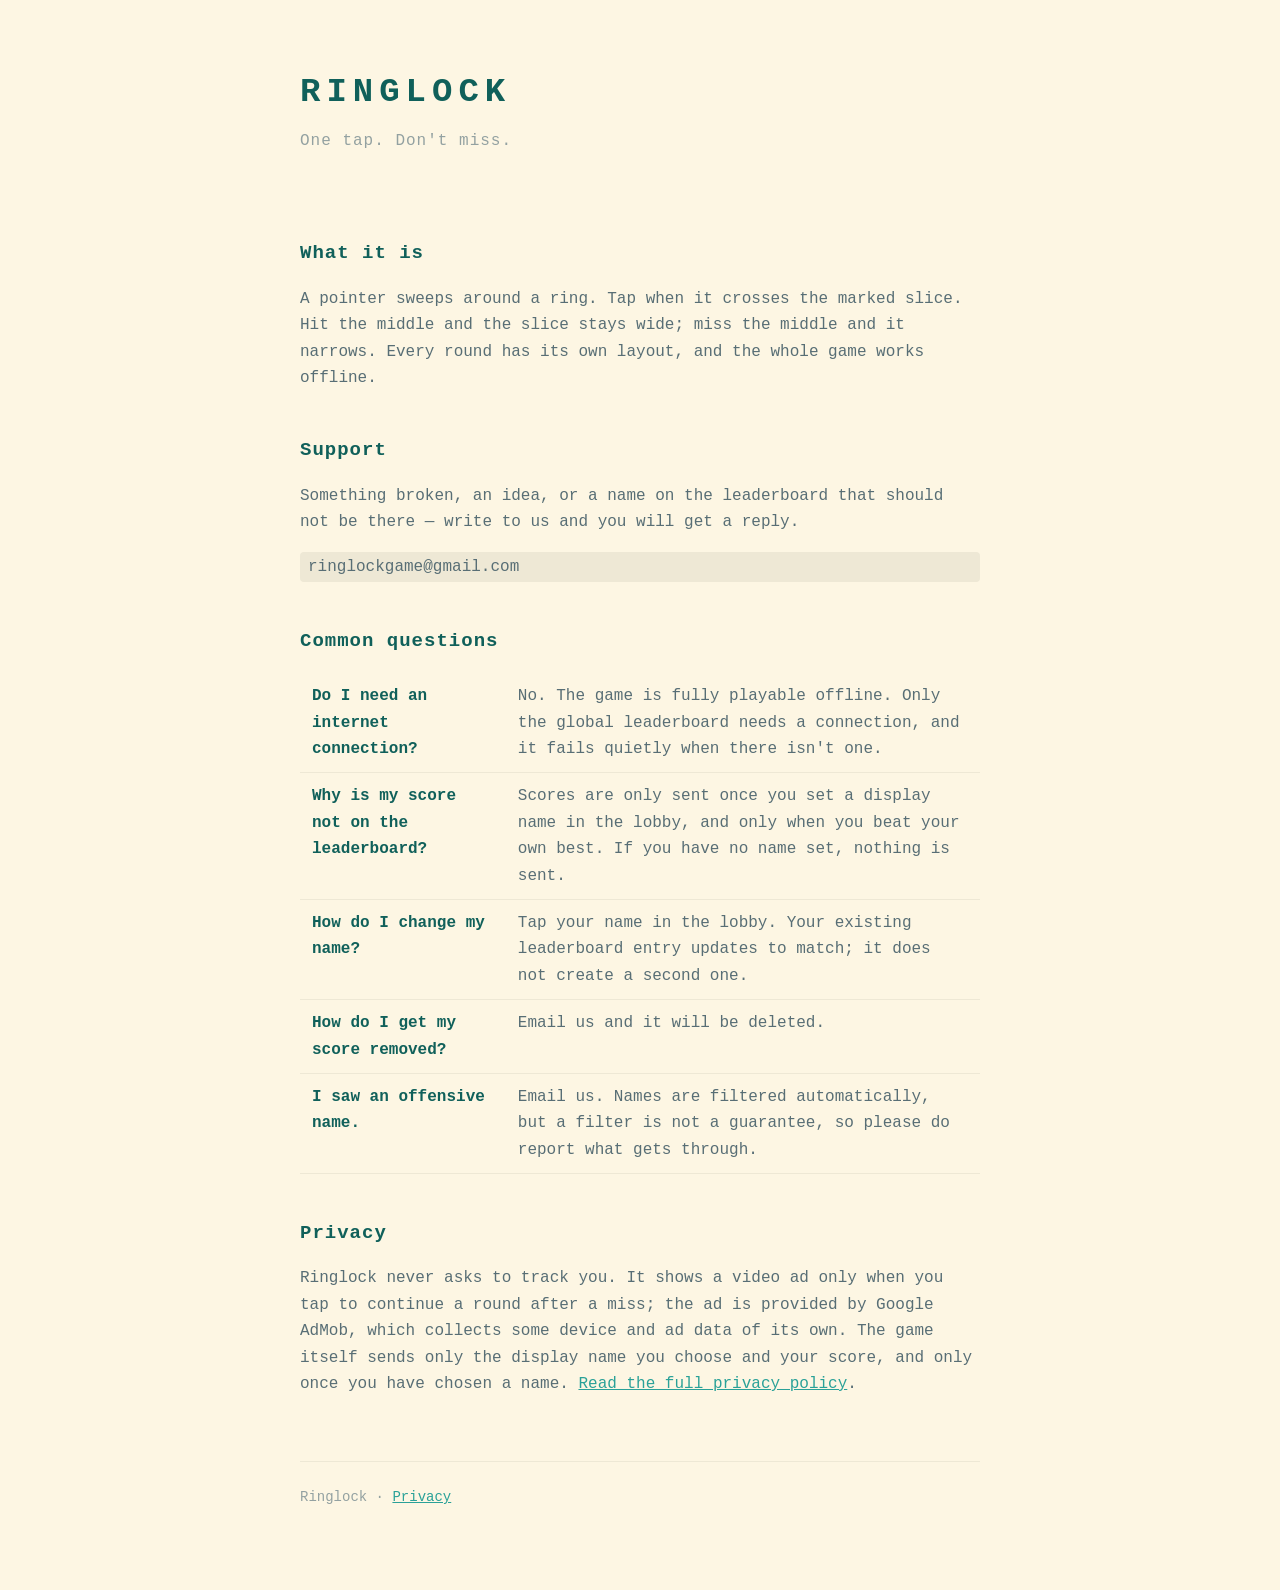
<file: index.html>
<!doctype html>
<html lang="en">
<head>
<meta charset="utf-8">
<meta name="viewport" content="width=device-width, initial-scale=1">
<title>Ringlock — Support</title>
<meta name="description" content="Ringlock is a one-tap timing game. Support and contact.">
<link rel="stylesheet" href="style.css">
</head>
<body>
<main>

<header>
  <h1>RINGLOCK</h1>
  <p class="tag">One tap. Don't miss.</p>
</header>

<h2>What it is</h2>
<p>
  A pointer sweeps around a ring. Tap when it crosses the marked slice.
  Hit the middle and the slice stays wide; miss the middle and it narrows.
  Every round has its own layout, and the whole game works offline.
</p>

<h2>Support</h2>
<p>
  Something broken, an idea, or a name on the leaderboard that should not
  be there — write to us and you will get a reply.
</p>
<p class="mail">ringlockgame@gmail.com</p>

<h2>Common questions</h2>

<table>
  <tr>
    <th>Do I need an internet connection?</th>
    <td>No. The game is fully playable offline. Only the global leaderboard needs a connection, and it fails quietly when there isn't one.</td>
  </tr>
  <tr>
    <th>Why is my score not on the leaderboard?</th>
    <td>Scores are only sent once you set a display name in the lobby, and only when you beat your own best. If you have no name set, nothing is sent.</td>
  </tr>
  <tr>
    <th>How do I change my name?</th>
    <td>Tap your name in the lobby. Your existing leaderboard entry updates to match; it does not create a second one.</td>
  </tr>
  <tr>
    <th>How do I get my score removed?</th>
    <td>Email us and it will be deleted.</td>
  </tr>
  <tr>
    <th>I saw an offensive name.</th>
    <td>Email us. Names are filtered automatically, but a filter is not a guarantee, so please do report what gets through.</td>
  </tr>
</table>

<h2>Privacy</h2>
<p>
  Ringlock never asks to track you. It shows a video ad only when you tap
  to continue a round after a miss; the ad is provided by Google AdMob,
  which collects some device and ad data of its own. The game itself sends
  only the display name you choose and your score, and only once you have
  chosen a name. <a href="privacy.html">Read the full privacy policy</a>.
</p>

<footer>
  Ringlock &middot; <a href="privacy.html">Privacy</a>
</footer>

</main>
</body>
</html>
</file>
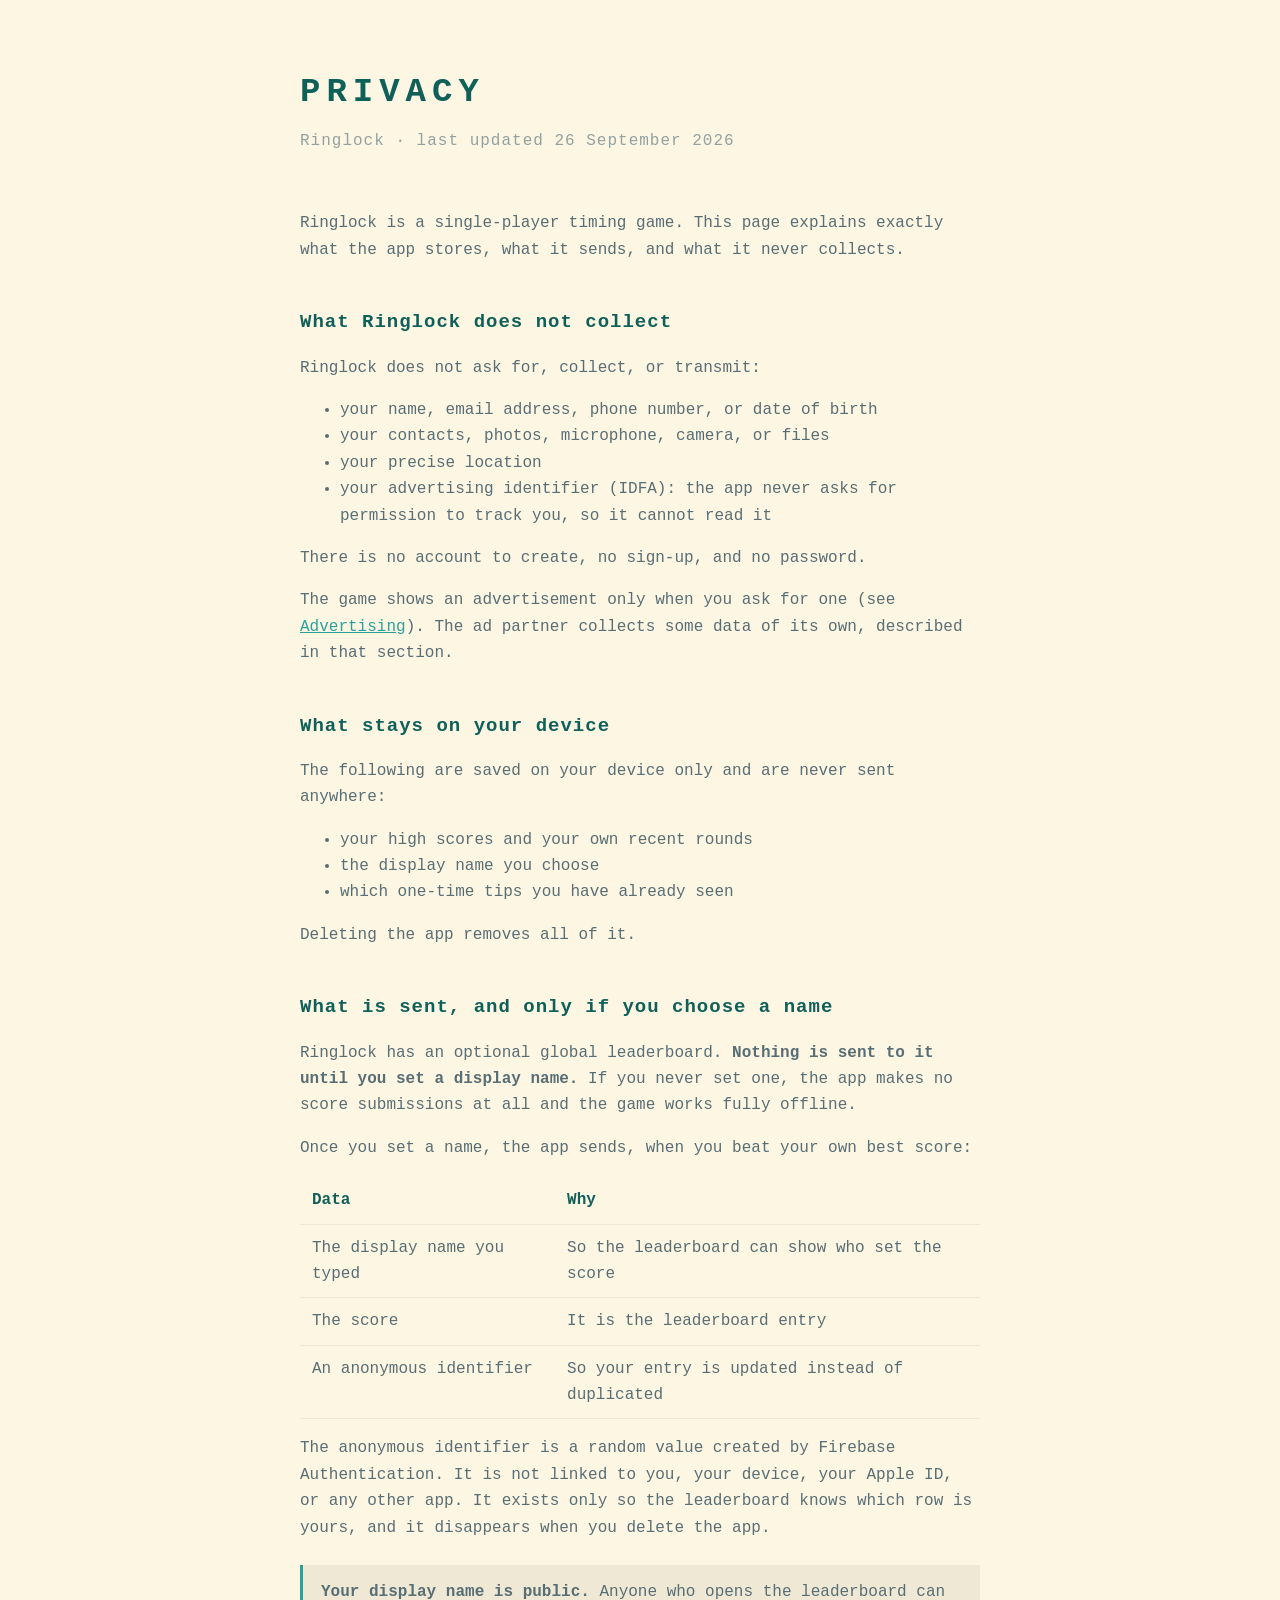
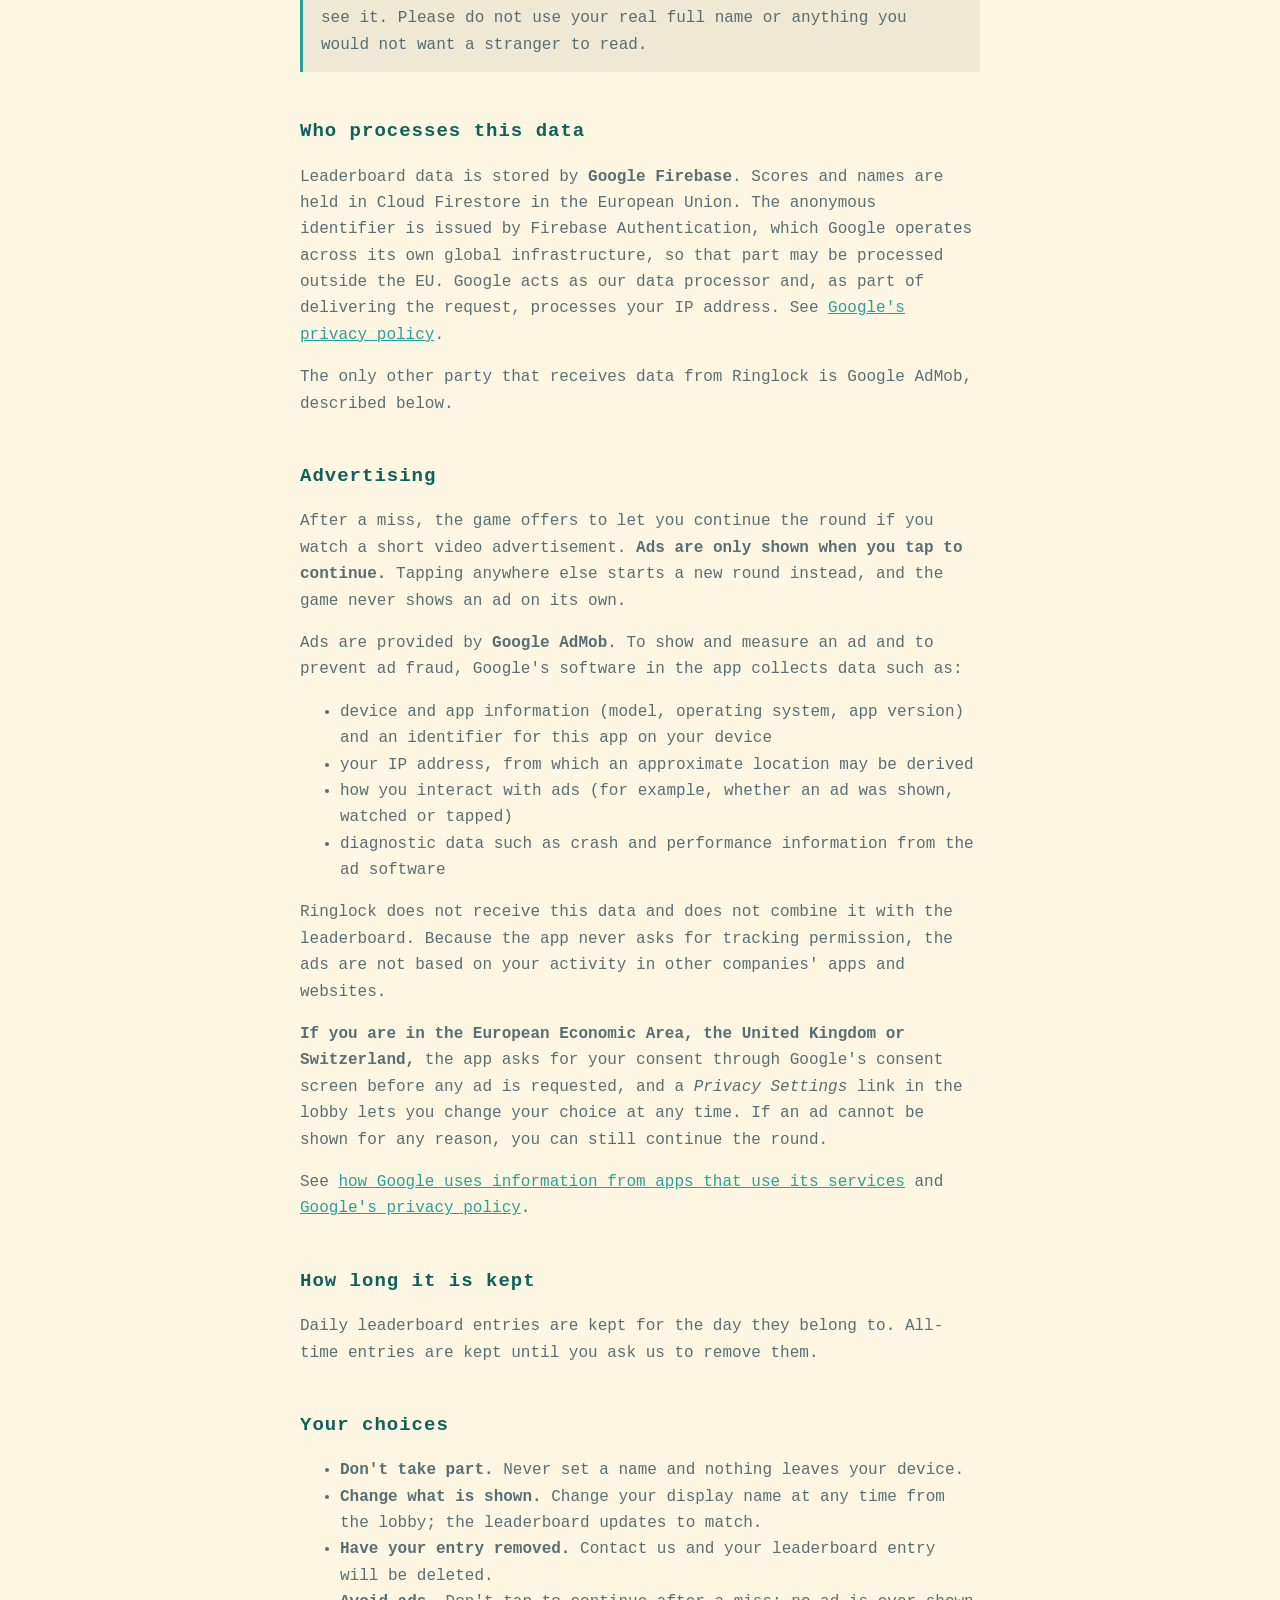
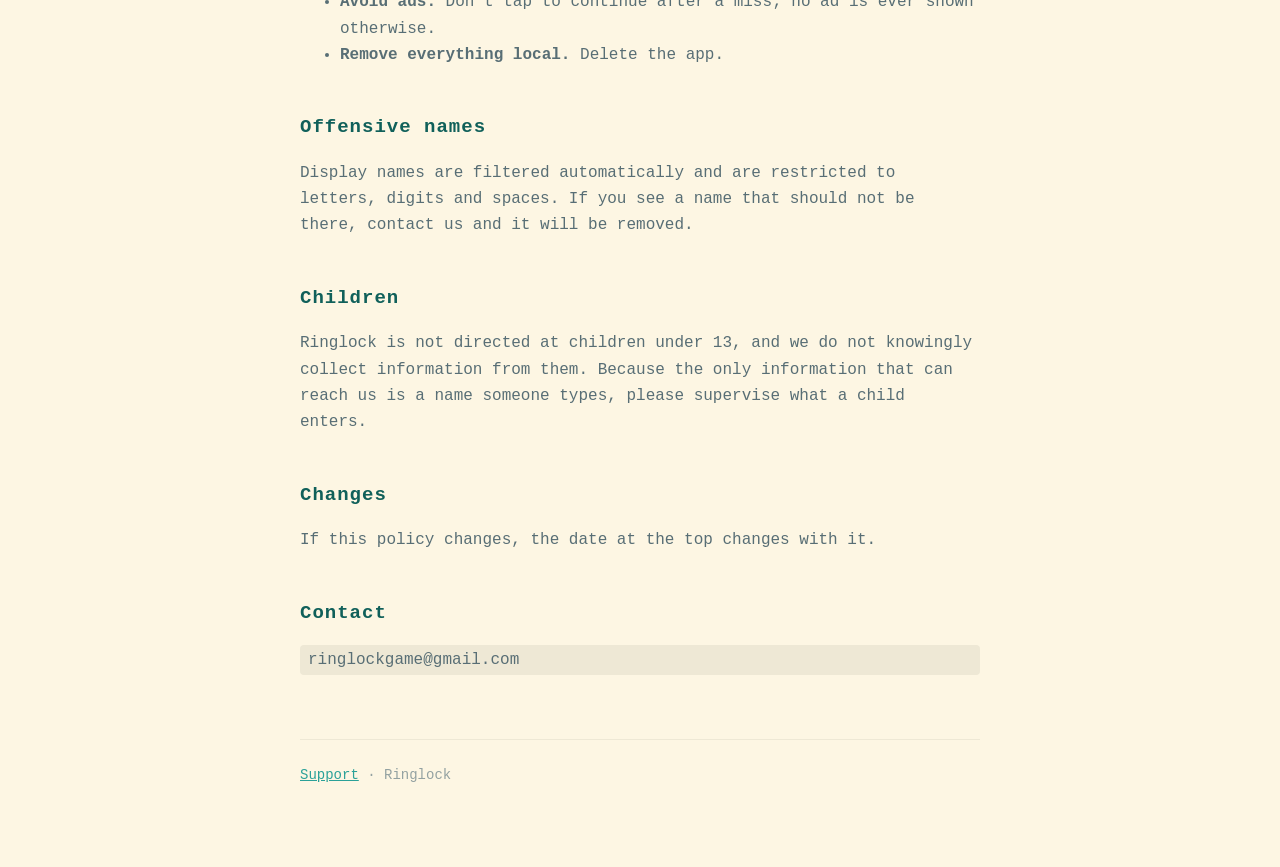
<file: privacy.html>
<!doctype html>
<html lang="en">
<head>
<meta charset="utf-8">
<meta name="viewport" content="width=device-width, initial-scale=1">
<title>Ringlock — Privacy Policy</title>
<meta name="description" content="What Ringlock stores, what it sends, what its ad partner collects, and what it never collects.">
<link rel="stylesheet" href="style.css">
</head>
<body>
<main>

<header>
  <h1>PRIVACY</h1>
  <p class="tag">Ringlock &middot; last updated 26 September 2026</p>
</header>

<p>
  Ringlock is a single-player timing game. This page explains exactly what
  the app stores, what it sends, and what it never collects.
</p>

<h2>What Ringlock does not collect</h2>
<p>Ringlock does not ask for, collect, or transmit:</p>
<ul>
  <li>your name, email address, phone number, or date of birth</li>
  <li>your contacts, photos, microphone, camera, or files</li>
  <li>your precise location</li>
  <li>your advertising identifier (IDFA): the app never asks for
      permission to track you, so it cannot read it</li>
</ul>
<p>There is no account to create, no sign-up, and no password.</p>
<p>
  The game shows an advertisement only when you ask for one (see
  <a href="#ads">Advertising</a>). The ad partner collects some data of
  its own, described in that section.
</p>

<h2>What stays on your device</h2>
<p>The following are saved on your device only and are never sent anywhere:</p>
<ul>
  <li>your high scores and your own recent rounds</li>
  <li>the display name you choose</li>
  <li>which one-time tips you have already seen</li>
</ul>
<p>Deleting the app removes all of it.</p>

<h2>What is sent, and only if you choose a name</h2>
<p>
  Ringlock has an optional global leaderboard.
  <strong>Nothing is sent to it until you set a display name.</strong>
  If you never set one, the app makes no score submissions at all and the
  game works fully offline.
</p>
<p>Once you set a name, the app sends, when you beat your own best score:</p>

<table>
  <tr><th>Data</th><th>Why</th></tr>
  <tr><td>The display name you typed</td><td>So the leaderboard can show who set the score</td></tr>
  <tr><td>The score</td><td>It is the leaderboard entry</td></tr>
  <tr><td>An anonymous identifier</td><td>So your entry is updated instead of duplicated</td></tr>
</table>

<p>
  The anonymous identifier is a random value created by Firebase
  Authentication. It is not linked to you, your device, your Apple ID, or
  any other app. It exists only so the leaderboard knows which row is
  yours, and it disappears when you delete the app.
</p>

<div class="note">
  <strong>Your display name is public.</strong> Anyone who opens the
  leaderboard can see it. Please do not use your real full name or
  anything you would not want a stranger to read.
</div>

<h2>Who processes this data</h2>
<p>
  Leaderboard data is stored by <strong>Google Firebase</strong>. Scores
  and names are held in Cloud Firestore in the European Union. The
  anonymous identifier is issued by Firebase Authentication, which Google
  operates across its own global infrastructure, so that part may be
  processed outside the EU. Google acts as our data processor and, as part
  of delivering the request, processes your IP address. See
  <a href="https://firebase.google.com/support/privacy">Google's privacy policy</a>.
</p>
<p>
  The only other party that receives data from Ringlock is Google AdMob,
  described below.
</p>

<h2 id="ads">Advertising</h2>
<p>
  After a miss, the game offers to let you continue the round if you watch
  a short video advertisement. <strong>Ads are only shown when you tap to
  continue.</strong> Tapping anywhere else starts a new round instead, and
  the game never shows an ad on its own.
</p>
<p>
  Ads are provided by <strong>Google AdMob</strong>. To show and measure an
  ad and to prevent ad fraud, Google's software in the app collects data
  such as:
</p>
<ul>
  <li>device and app information (model, operating system, app version)
      and an identifier for this app on your device</li>
  <li>your IP address, from which an approximate location may be derived</li>
  <li>how you interact with ads (for example, whether an ad was shown,
      watched or tapped)</li>
  <li>diagnostic data such as crash and performance information from the
      ad software</li>
</ul>
<p>
  Ringlock does not receive this data and does not combine it with the
  leaderboard. Because the app never asks for tracking permission, the ads
  are not based on your activity in other companies' apps and websites.
</p>
<p>
  <strong>If you are in the European Economic Area, the United Kingdom or
  Switzerland,</strong> the app asks for your consent through Google's
  consent screen before any ad is requested, and a
  <em>Privacy Settings</em> link in the lobby lets you change your choice
  at any time. If an ad cannot be shown for any reason, you can still
  continue the round.
</p>
<p>
  See <a href="https://policies.google.com/technologies/partner-sites">how
  Google uses information from apps that use its services</a> and
  <a href="https://policies.google.com/privacy">Google's privacy policy</a>.
</p>

<h2>How long it is kept</h2>
<p>
  Daily leaderboard entries are kept for the day they belong to. All-time
  entries are kept until you ask us to remove them.
</p>

<h2>Your choices</h2>
<ul>
  <li><strong>Don't take part.</strong> Never set a name and nothing leaves your device.</li>
  <li><strong>Change what is shown.</strong> Change your display name at any time from the lobby; the leaderboard updates to match.</li>
  <li><strong>Have your entry removed.</strong> Contact us and your leaderboard entry will be deleted.</li>
  <li><strong>Avoid ads.</strong> Don't tap to continue after a miss; no ad is ever shown otherwise.</li>
  <li><strong>Remove everything local.</strong> Delete the app.</li>
</ul>

<h2>Offensive names</h2>
<p>
  Display names are filtered automatically and are restricted to letters,
  digits and spaces. If you see a name that should not be there, contact
  us and it will be removed.
</p>

<h2>Children</h2>
<p>
  Ringlock is not directed at children under 13, and we do not knowingly
  collect information from them. Because the only information that can
  reach us is a name someone types, please supervise what a child enters.
</p>

<h2>Changes</h2>
<p>
  If this policy changes, the date at the top changes with it.
</p>

<h2>Contact</h2>
<p class="mail">ringlockgame@gmail.com</p>

<footer>
  <a href="index.html">Support</a> &middot; Ringlock
</footer>

</main>
</body>
</html>
</file>
<file: style.css>
/* Ringlock sitesi - oyunun paletiyle ayni (Solarized Light).
   Tek dosya, cerceve yok: bir gizlilik politikasinin yuklenmesi icin
   kimsenin megabaytlarca javascript indirmesi gerekmiyor. */
:root {
  --bg:     #fdf6e3;
  --panel:  #eee8d5;
  --ink:    #586e75;
  --dim:    #93a1a1;
  --accent: #10605a;
  --edge:   #2aa198;
}

* { box-sizing: border-box; }

body {
  margin: 0;
  padding: 0 20px 80px;
  background: var(--bg);
  color: var(--ink);
  font-family: ui-monospace, "JetBrains Mono", "SF Mono", Menlo, monospace;
  font-size: 16px;
  line-height: 1.65;
}

main { max-width: 680px; margin: 0 auto; }

header { padding: 64px 0 40px; }

h1 {
  font-size: 34px;
  letter-spacing: 6px;
  margin: 0 0 8px;
  color: var(--accent);
}

.tag { color: var(--dim); margin: 0; letter-spacing: 1px; }

h2 {
  font-size: 19px;
  margin: 44px 0 12px;
  color: var(--accent);
  letter-spacing: 1px;
}

a { color: var(--edge); }

table { border-collapse: collapse; width: 100%; margin: 16px 0; }
th, td {
  text-align: left;
  padding: 10px 12px;
  border-bottom: 1px solid var(--panel);
  vertical-align: top;
}
th { color: var(--accent); font-weight: 600; }

code, .mail {
  background: var(--panel);
  padding: 2px 8px;
  border-radius: 4px;
}

.note {
  background: var(--panel);
  border-left: 3px solid var(--edge);
  padding: 14px 18px;
  margin: 24px 0;
}

footer {
  margin-top: 64px;
  padding-top: 24px;
  border-top: 1px solid var(--panel);
  color: var(--dim);
  font-size: 14px;
}

/* Telefonda okunacak: kenar boslugu ve punto buna gore. */
@media (max-width: 480px) {
  body { font-size: 15px; padding: 0 16px 60px; }
  h1 { font-size: 26px; letter-spacing: 4px; }
  header { padding: 40px 0 28px; }
}
</file>
